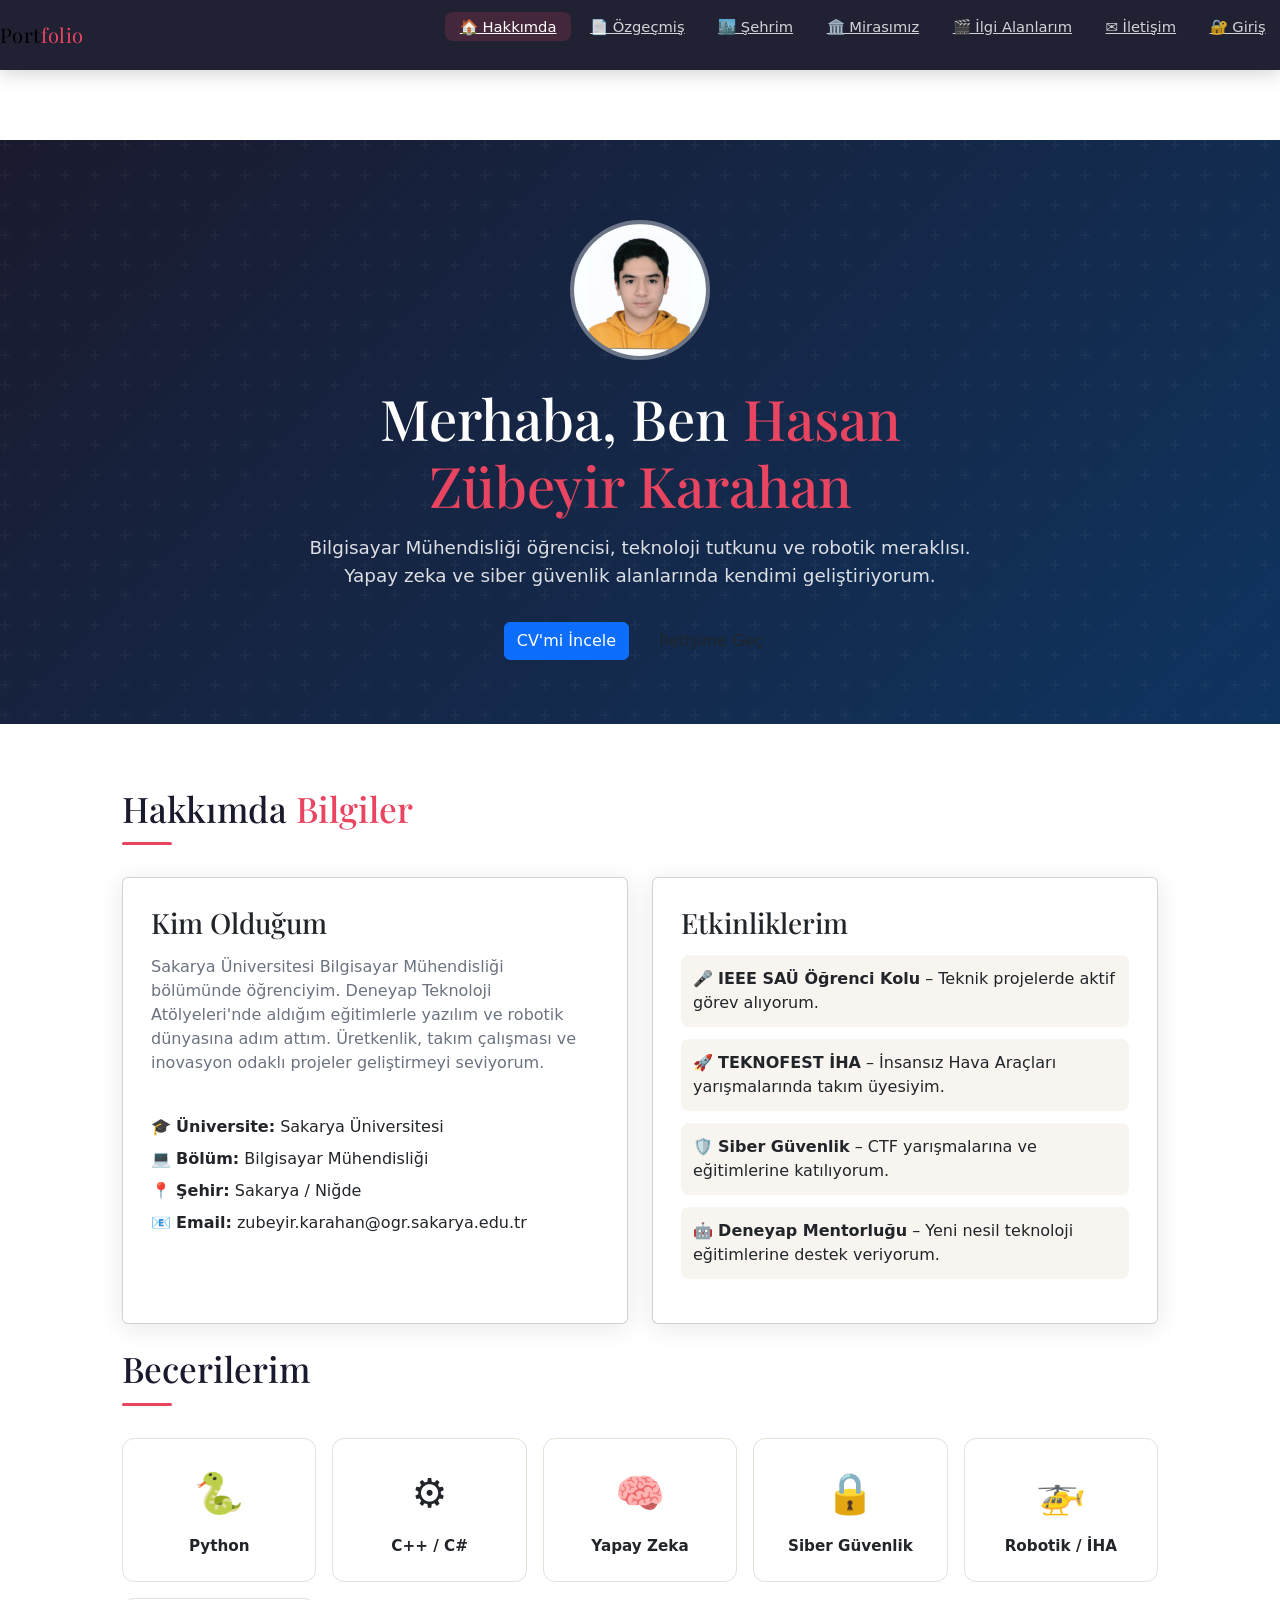
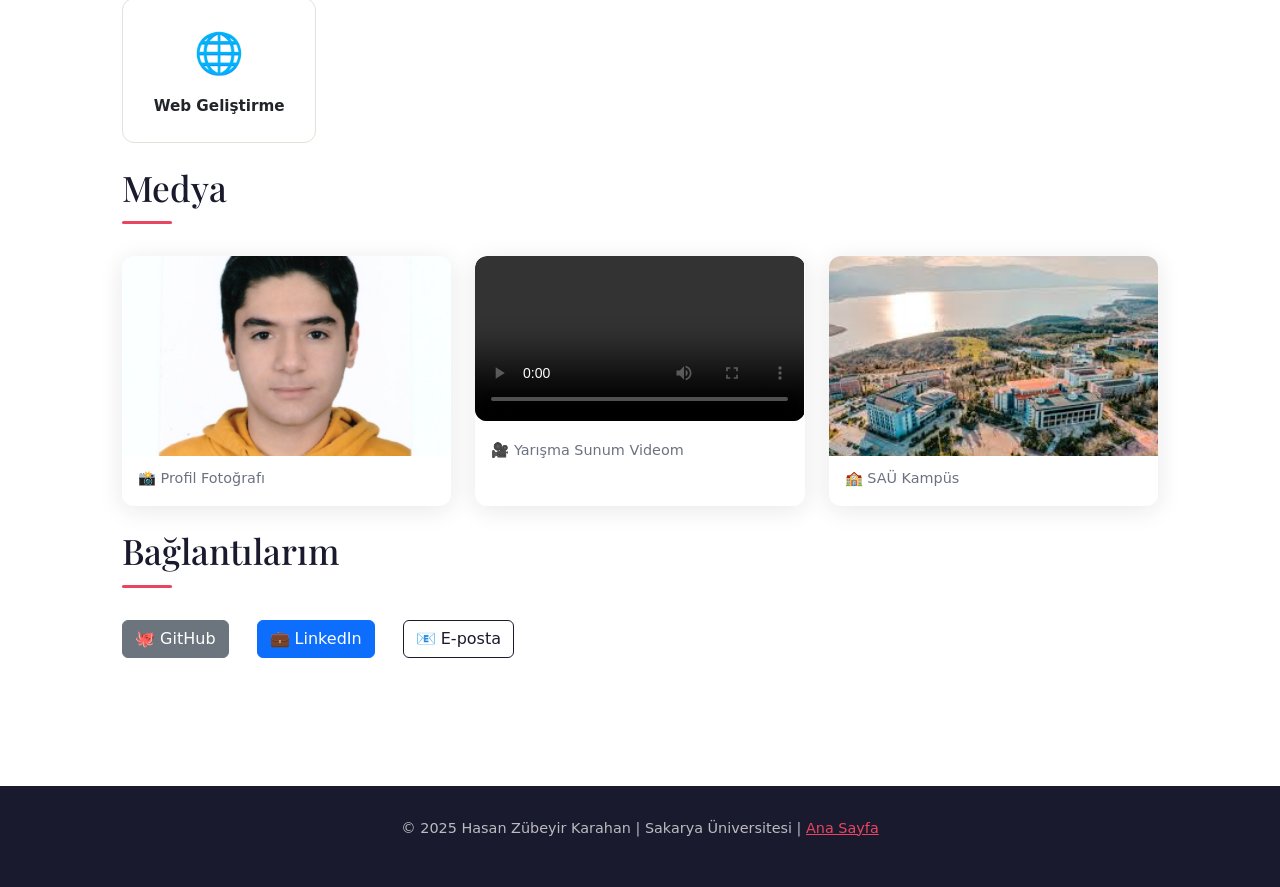
<file: index.html>
<!doctype html>
<html lang="tr">
  <head>
    <meta charset="UTF-8" />
    <meta name="viewport" content="width=device-width, initial-scale=1.0" />
    <title>Hakkımda | Hasan Zübeyir Karahan</title>
    <link rel="stylesheet" href="css/style.css" />
    <link
      href="https://cdn.jsdelivr.net/npm/bootstrap@5.3.3/dist/css/bootstrap.min.css"
      rel="stylesheet"
    />
  </head>
  <body>
    <nav class="navbar">
      <a href="index.html" class="navbar-brand">Port<span>folio</span></a>
      <ul class="nav-links" id="navLinks">
        <li><a href="index.html" class="active">🏠 Hakkımda</a></li>
        <li><a href="ozgecmis.html">📄 Özgeçmiş</a></li>
        <li><a href="sehrim.html">🏙️ Şehrim</a></li>
        <li><a href="miras.html">🏛️ Mirasımız</a></li>
        <li><a href="ilgialanlarim.html">🎬 İlgi Alanlarım</a></li>
        <li><a href="iletisim.html">✉️ İletişim</a></li>
        <li><a href="login.html">🔐 Giriş</a></li>
      </ul>
      <button class="hamburger" id="hamburger" aria-label="Menü">
        <span></span><span></span><span></span>
      </button>
    </nav>

    <div class="page-wrapper">
      <section class="hero">
        <div class="hero-content">
          <div class="hero-avatar">
            <img src="images/hasan.jpg" alt="Hasan Zübeyir Karahan" />
          </div>
          <h1>
            Merhaba, Ben
            <span style="color: var(--accent)">Hasan Zübeyir Karahan</span>
          </h1>
          <p>
            Bilgisayar Mühendisliği öğrencisi, teknoloji tutkunu ve robotik
            meraklısı. Yapay zeka ve siber güvenlik alanlarında kendimi
            geliştiriyorum.
          </p>
          <a href="ozgecmis.html" class="btn btn-primary">CV'mi İncele</a>
          <a href="iletisim.html" class="btn btn-outline">İletişime Geç</a>
        </div>
      </section>

      <section class="section">
        <h2 class="section-title">Hakkımda <span>Bilgiler</span></h2>
        <div class="divider"></div>
        <div class="card-grid">
          <div class="card">
            <h3 style="margin-bottom: 1rem; font-family: var(--font-display)">
              Kim Olduğum
            </h3>
            <p style="color: var(--text-light)">
              Sakarya Üniversitesi Bilgisayar Mühendisliği bölümünde öğrenciyim.
              Deneyap Teknoloji Atölyeleri'nde aldığım eğitimlerle yazılım ve
              robotik dünyasına adım attım. Üretkenlik, takım çalışması ve
              inovasyon odaklı projeler geliştirmeyi seviyorum.
            </p>
            <br />
            <ul style="list-style: none; padding: 0">
              <li style="margin-bottom: 0.5rem">
                🎓 <strong>Üniversite:</strong> Sakarya Üniversitesi
              </li>
              <li style="margin-bottom: 0.5rem">
                💻 <strong>Bölüm:</strong> Bilgisayar Mühendisliği
              </li>
              <li style="margin-bottom: 0.5rem">
                📍 <strong>Şehir:</strong> Sakarya / Niğde
              </li>
              <li style="margin-bottom: 0.5rem">
                📧 <strong>Email:</strong> zubeyir.karahan@ogr.sakarya.edu.tr
              </li>
            </ul>
          </div>
          <div class="card">
            <h3 style="margin-bottom: 1rem; font-family: var(--font-display)">
              Etkinliklerim
            </h3>
            <ul style="list-style: none; padding: 0">
              <li
                style="
                  margin-bottom: 0.75rem;
                  padding: 0.75rem;
                  background: var(--bg);
                  border-radius: 8px;
                "
              >
                🎤 <strong>IEEE SAÜ Öğrenci Kolu</strong> – Teknik projelerde
                aktif görev alıyorum.
              </li>
              <li
                style="
                  margin-bottom: 0.75rem;
                  padding: 0.75rem;
                  background: var(--bg);
                  border-radius: 8px;
                "
              >
                🚀 <strong>TEKNOFEST İHA</strong> – İnsansız Hava Araçları
                yarışmalarında takım üyesiyim.
              </li>
              <li
                style="
                  margin-bottom: 0.75rem;
                  padding: 0.75rem;
                  background: var(--bg);
                  border-radius: 8px;
                "
              >
                🛡️ <strong>Siber Güvenlik</strong> – CTF yarışmalarına ve
                eğitimlerine katılıyorum.
              </li>
              <li
                style="
                  padding: 0.75rem;
                  background: var(--bg);
                  border-radius: 8px;
                "
              >
                🤖 <strong>Deneyap Mentorluğu</strong> – Yeni nesil teknoloji
                eğitimlerine destek veriyorum.
              </li>
            </ul>
          </div>
        </div>

        <h2 class="section-title mt-4">Becerilerim</h2>
        <div class="divider"></div>
        <div class="hobby-grid">
          <div class="hobby-item">
            <div class="hobby-icon">🐍</div>
            <div class="hobby-name">Python</div>
          </div>
          <div class="hobby-item">
            <div class="hobby-icon">⚙️</div>
            <div class="hobby-name">C++ / C#</div>
          </div>
          <div class="hobby-item">
            <div class="hobby-icon">🧠</div>
            <div class="hobby-name">Yapay Zeka</div>
          </div>
          <div class="hobby-item">
            <div class="hobby-icon">🔒</div>
            <div class="hobby-name">Siber Güvenlik</div>
          </div>
          <div class="hobby-item">
            <div class="hobby-icon">🚁</div>
            <div class="hobby-name">Robotik / İHA</div>
          </div>
          <div class="hobby-item">
            <div class="hobby-icon">🌐</div>
            <div class="hobby-name">Web Geliştirme</div>
          </div>
        </div>

        <h2 class="section-title mt-4">Medya</h2>
        <div class="divider"></div>
        <div class="media-grid">
          <div
            class="media-item"
            style="width: 100%; height: 250px; object-fit: cover"
          >
            <img
              src="images/hasan.jpg"
              alt="Profil Fotoğrafı"
              style="width: 100%; height: 200px; object-fit: cover"
            />
            <div class="media-caption">📸 Profil Fotoğrafı</div>
          </div>
          <div class="media-item">
            <video controls poster="">
              <source src="images/video.mp4" type="video/mp4" />
              <div
                style="
                  padding: 2rem;
                  text-align: center;
                  background: var(--primary);
                  color: #fff;
                  height: 200px;
                  display: flex;
                  align-items: center;
                  justify-content: center;
                "
              >
                🎥 Proje Tanıtım Videosu
              </div>
            </video>
            <div class="media-caption">🎥 Yarışma Sunum Videom</div>
          </div>
          <div
            class="media-item"
            style="width: 100%; height: 250px; object-fit: cover"
          >
            <img
              src="images/saü.jpg"
              alt="SAÜ Kampüs"
              style="width: 100%; height: 200px; object-fit: cover"
            />
            <div class="media-caption">🏫 SAÜ Kampüs</div>
          </div>
        </div>

        <h2 class="section-title mt-4">Bağlantılarım</h2>
        <div class="divider"></div>
        <div style="display: flex; flex-wrap: wrap; gap: 1rem">
          <a
            href="https://github.com/hasanzubeyirkarahan"
            target="_blank"
            class="btn btn-secondary"
            >🐙 GitHub</a
          >
          <a
            href="https://linkedin.com/in/hasan-zübeyir-karahan-008b112b0/"
            target="_blank"
            class="btn btn-primary"
            >💼 LinkedIn</a
          >
          <a
            href="mailto:zubeyir.karahan@ogr.sakarya.edu.tr"
            class="btn btn-outline"
            style="color: var(--primary); border-color: var(--primary)"
            >📧 E-posta</a
          >
        </div>
      </section>

      <footer>
        <p>
          © 2025 Hasan Zübeyir Karahan | Sakarya Üniversitesi |
          <a href="index.html">Ana Sayfa</a>
        </p>
      </footer>
    </div>

    <script src="https://cdn.jsdelivr.net/npm/bootstrap@5.3.3/dist/js/bootstrap.bundle.min.js"></script>
    <script src="js/main.js"></script>
  </body>
</html>
</file>
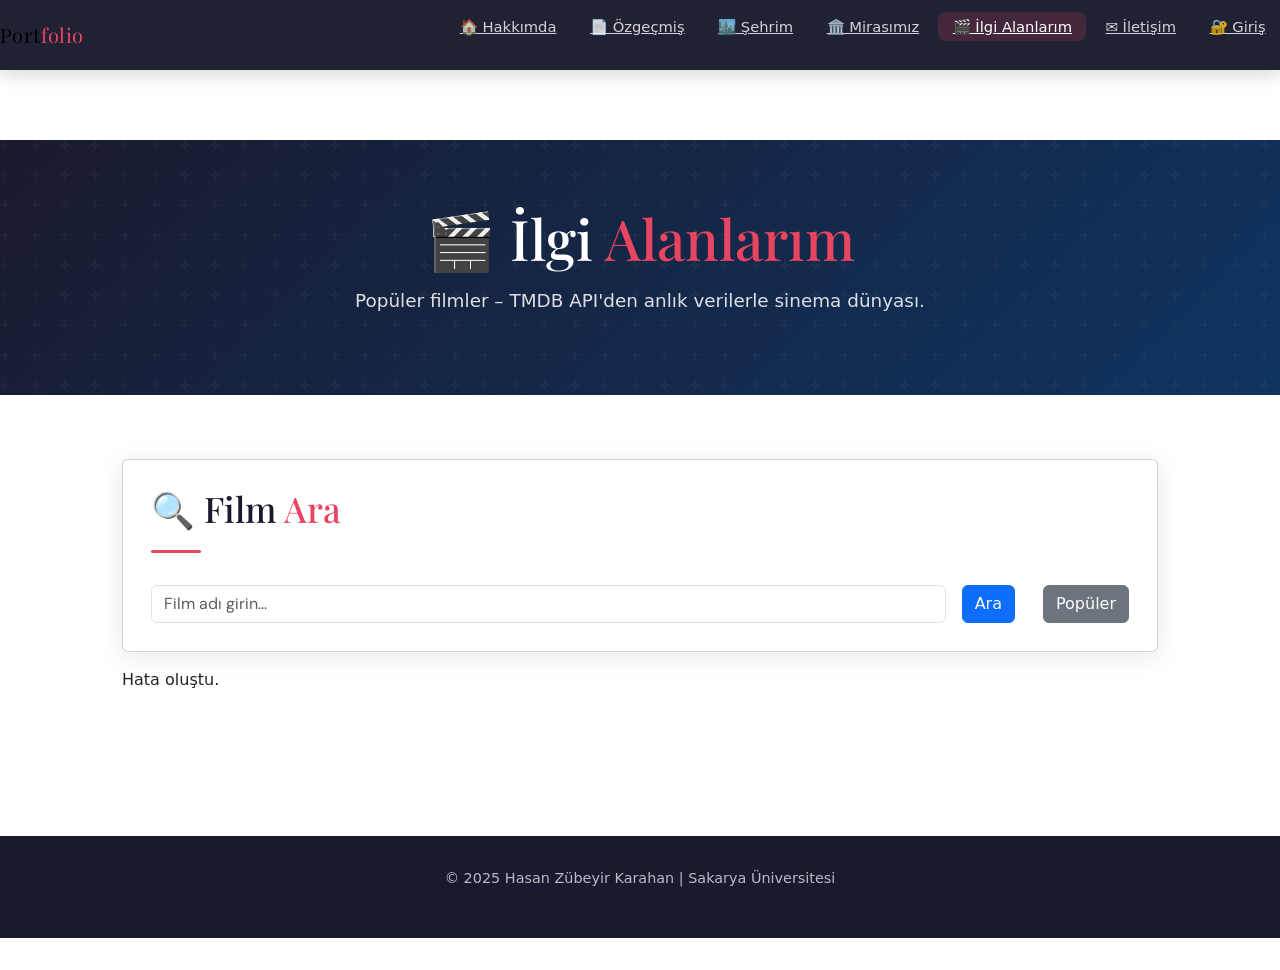
<file: ilgialanlarim.html>
<!doctype html>
<html lang="tr">
  <head>
    <meta charset="UTF-8" />
    <meta name="viewport" content="width=device-width, initial-scale=1.0" />
    <title>İlgi Alanlarım | Web Projesi</title>
    <link rel="stylesheet" href="css/style.css" />
    <link
      href="https://cdn.jsdelivr.net/npm/bootstrap@5.3.3/dist/css/bootstrap.min.css"
      rel="stylesheet"
    />
  </head>
  <body>
    <nav class="navbar">
      <a href="index.html" class="navbar-brand">Port<span>folio</span></a>
      <ul class="nav-links" id="navLinks">
        <li><a href="index.html">🏠 Hakkımda</a></li>
        <li><a href="ozgecmis.html">📄 Özgeçmiş</a></li>
        <li><a href="sehrim.html">🏙️ Şehrim</a></li>
        <li><a href="miras.html">🏛️ Mirasımız</a></li>
        <li>
          <a href="ilgialanlarim.html" class="active">🎬 İlgi Alanlarım</a>
        </li>
        <li><a href="iletisim.html">✉️ İletişim</a></li>
        <li><a href="login.html">🔐 Giriş</a></li>
      </ul>
      <button class="hamburger" id="hamburger">
        <span></span><span></span><span></span>
      </button>
    </nav>

    <div class="page-wrapper">
      <section class="hero" style="padding: 4rem 2rem 3rem">
        <div class="hero-content">
          <h1>🎬 İlgi <span style="color: var(--accent)">Alanlarım</span></h1>
          <p>Popüler filmler – TMDB API'den anlık verilerle sinema dünyası.</p>
        </div>
      </section>

      <div class="section">
        <div class="card mb-3">
          <h2 class="section-title">🔍 Film <span>Ara</span></h2>
          <div class="divider"></div>
          <div style="display: flex; gap: 1rem; flex-wrap: wrap">
            <input
              type="text"
              id="searchInput"
              class="form-control"
              placeholder="Film adı girin..."
              style="flex: 1; min-width: 200px"
            />
            <button class="btn btn-primary" onclick="searchMovies()">
              Ara
            </button>
            <button class="btn btn-secondary" onclick="loadPopular()">
              Popüler
            </button>
          </div>
        </div>

        <div id="movieGrid" class="api-grid">
          <div class="api-loader" id="loader"><p>Yükleniyor...</p></div>
        </div>
      </div>

      <footer>
        <p>© 2025 Hasan Zübeyir Karahan | Sakarya Üniversitesi</p>
      </footer>
    </div>

    <script src="js/main.js"></script>
    <script>
      const TMDB_API_KEY = "82c07cdee9da4190896d4aa0542d0f85";
      const TMDB_BASE = "https://api.themoviedb.org/3";
      const IMG_BASE = "https://image.tmdb.org/t/p/w500";
      const LANG = "tr-TR";

      async function fetchMovies(url) {
        const grid = document.getElementById("movieGrid");
        try {
          const res = await fetch(url);
          const data = await res.json();
          grid.innerHTML = "";
          data.results.forEach((movie) => {
            const card = document.createElement("div");
            card.className = "api-card";
            card.innerHTML = `<div class="api-card-img"><img src="${movie.poster_path ? IMG_BASE + movie.poster_path : ""}" alt="${movie.title}"></div><div class="api-card-body"><div class="api-card-title">${movie.title}</div></div>`;
            grid.appendChild(card);
          });
        } catch (err) {
          grid.innerHTML = "<p>Hata oluştu.</p>";
        }
      }
      function loadPopular() {
        fetchMovies(
          `${TMDB_BASE}/movie/popular?api_key=${TMDB_API_KEY}&language=${LANG}`,
        );
      }
      function searchMovies() {
        const q = document.getElementById("searchInput").value;
        fetchMovies(
          `${TMDB_BASE}/search/movie?api_key=${TMDB_API_KEY}&language=${LANG}&query=${q}`,
        );
      }
      document.addEventListener("DOMContentLoaded", loadPopular);
    </script>
  </body>
</html>
</file>
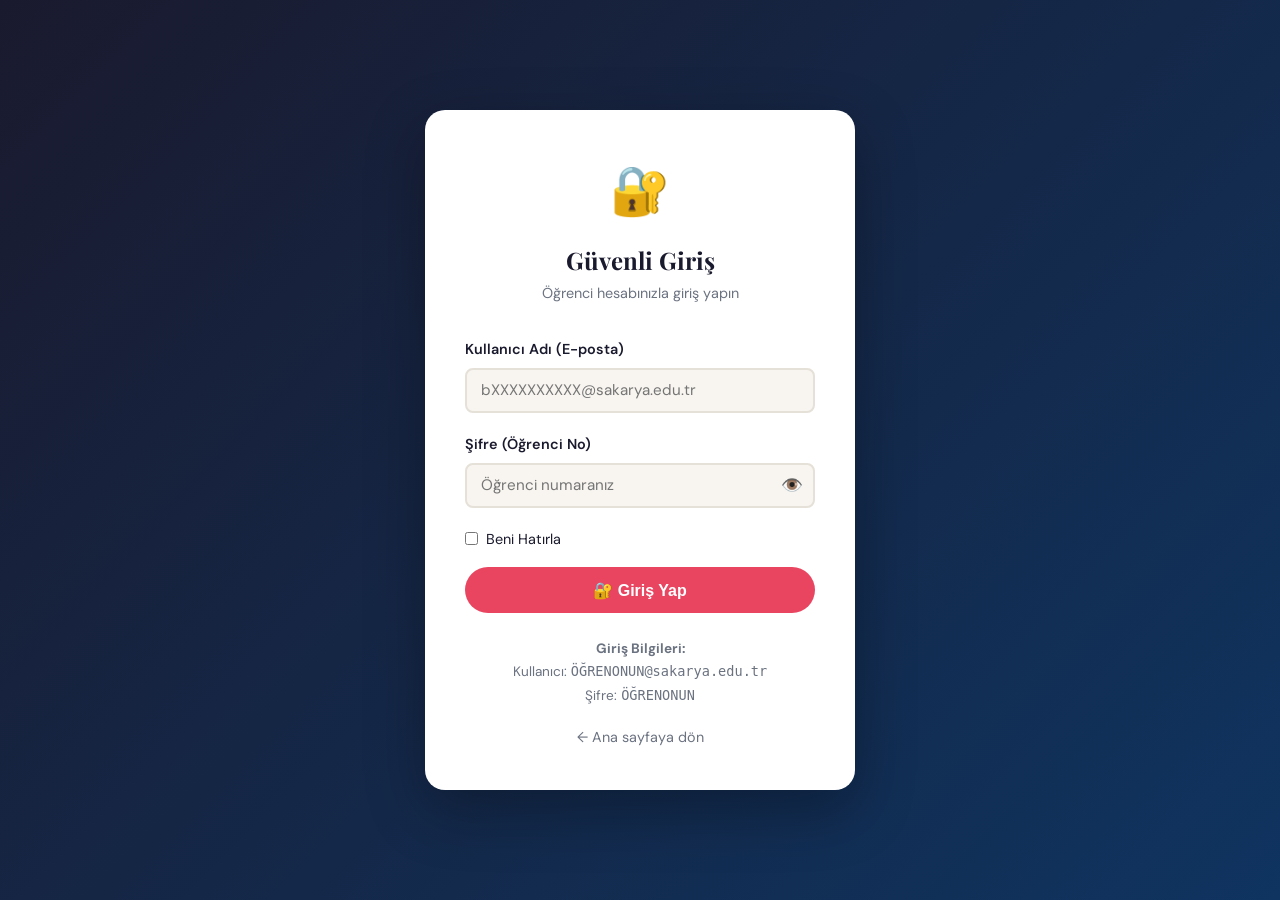
<file: login.html>
<!DOCTYPE html>
<html lang="tr">
<head>
  <meta charset="UTF-8">
  <meta name="viewport" content="width=device-width, initial-scale=1.0">
  <title>Giriş Yap | Hasan Zübeyir Karahan</title>
  <link rel="stylesheet" href="css/style.css">
</head>
<body>

<!-- Login sayfasında navbar yok, sadece tam ekran giriş formu -->
<div class="login-wrapper">
  <div class="login-card">

    <div class="login-logo">
      <div class="logo-icon">🔐</div>
      <h2>Güvenli Giriş</h2>
      <p>Öğrenci hesabınızla giriş yapın</p>
    </div>

    <!-- Hata mesajı (PHP'den gelir) -->
    <div id="loginHataDiv" style="display:none;background:#fff5f5;color:#dc2626;border:1px solid #fca5a5;padding:0.75rem 1rem;border-radius:8px;margin-bottom:1.2rem;font-size:0.9rem;">
      ❌ Kullanıcı adı veya şifre hatalı. Lütfen tekrar deneyin.
    </div>

    <form id="loginForm" method="POST" action="php/login_kontrol.php">

      <div class="form-group">
        <label for="loginUser">Kullanıcı Adı (E-posta)</label>
        <input
          type="email"
          id="loginUser"
          name="kullanici"
          class="form-control"
          placeholder="bXXXXXXXXXX@sakarya.edu.tr"
          autocomplete="username"
        >
        <div id="loginUserErr" class="form-error"></div>
      </div>

      <div class="form-group" style="margin-top:1rem;">
        <label for="loginPass">Şifre (Öğrenci No)</label>
        <div style="position:relative;">
          <input
            type="password"
            id="loginPass"
            name="sifre"
            class="form-control"
            placeholder="Öğrenci numaranız"
            autocomplete="current-password"
          >
          <button
            type="button"
            onclick="togglePass()"
            style="position:absolute;right:0.75rem;top:50%;transform:translateY(-50%);background:none;border:none;cursor:pointer;font-size:1.1rem;"
            id="togglePassBtn"
          >👁️</button>
        </div>
        <div id="loginPassErr" class="form-error"></div>
      </div>

      <div style="margin:1rem 0;">
        <label style="display:flex;align-items:center;gap:0.5rem;font-size:0.9rem;cursor:pointer;">
          <input type="checkbox" name="beniHatirla"> Beni Hatırla
        </label>
      </div>

      <button
        type="button"
        onclick="handleLogin()"
        class="btn btn-primary"
        style="width:100%;padding:0.85rem;font-size:1rem;"
      >
        🔐 Giriş Yap
      </button>

    </form>

    <div style="text-align:center;margin-top:1.5rem;font-size:0.85rem;color:var(--text-light);">
      <p>
        <strong>Giriş Bilgileri:</strong><br>
        Kullanıcı: <code>ÖĞRENONUN@sakarya.edu.tr</code><br>
        Şifre: <code>ÖĞRENONUN</code>
      </p>
    </div>

    <div style="text-align:center;margin-top:1rem;">
      <a href="index.html" style="font-size:0.9rem;color:var(--text-light);">← Ana sayfaya dön</a>
    </div>

  </div>
</div>

<script src="js/main.js"></script>
<script>
  // Şifreyi göster/gizle
  function togglePass() {
    const inp = document.getElementById('loginPass');
    const btn = document.getElementById('togglePassBtn');
    if (inp.type === 'password') {
      inp.type = 'text';
      btn.textContent = '🙈';
    } else {
      inp.type = 'password';
      btn.textContent = '👁️';
    }
  }

  // Giriş butonuna basınca
  function handleLogin() {
    const valid = validateLogin(); // main.js'deki fonksiyon
    if (valid) {
      document.getElementById('loginForm').submit();
    }
  }

  // URL'de ?hata=1 varsa hata mesajını göster (PHP yönlendirmesinden sonra)
  const urlParams = new URLSearchParams(window.location.search);
  if (urlParams.get('hata') === '1') {
    document.getElementById('loginHataDiv').style.display = 'block';
  }
</script>

</body>
</html>
</file>
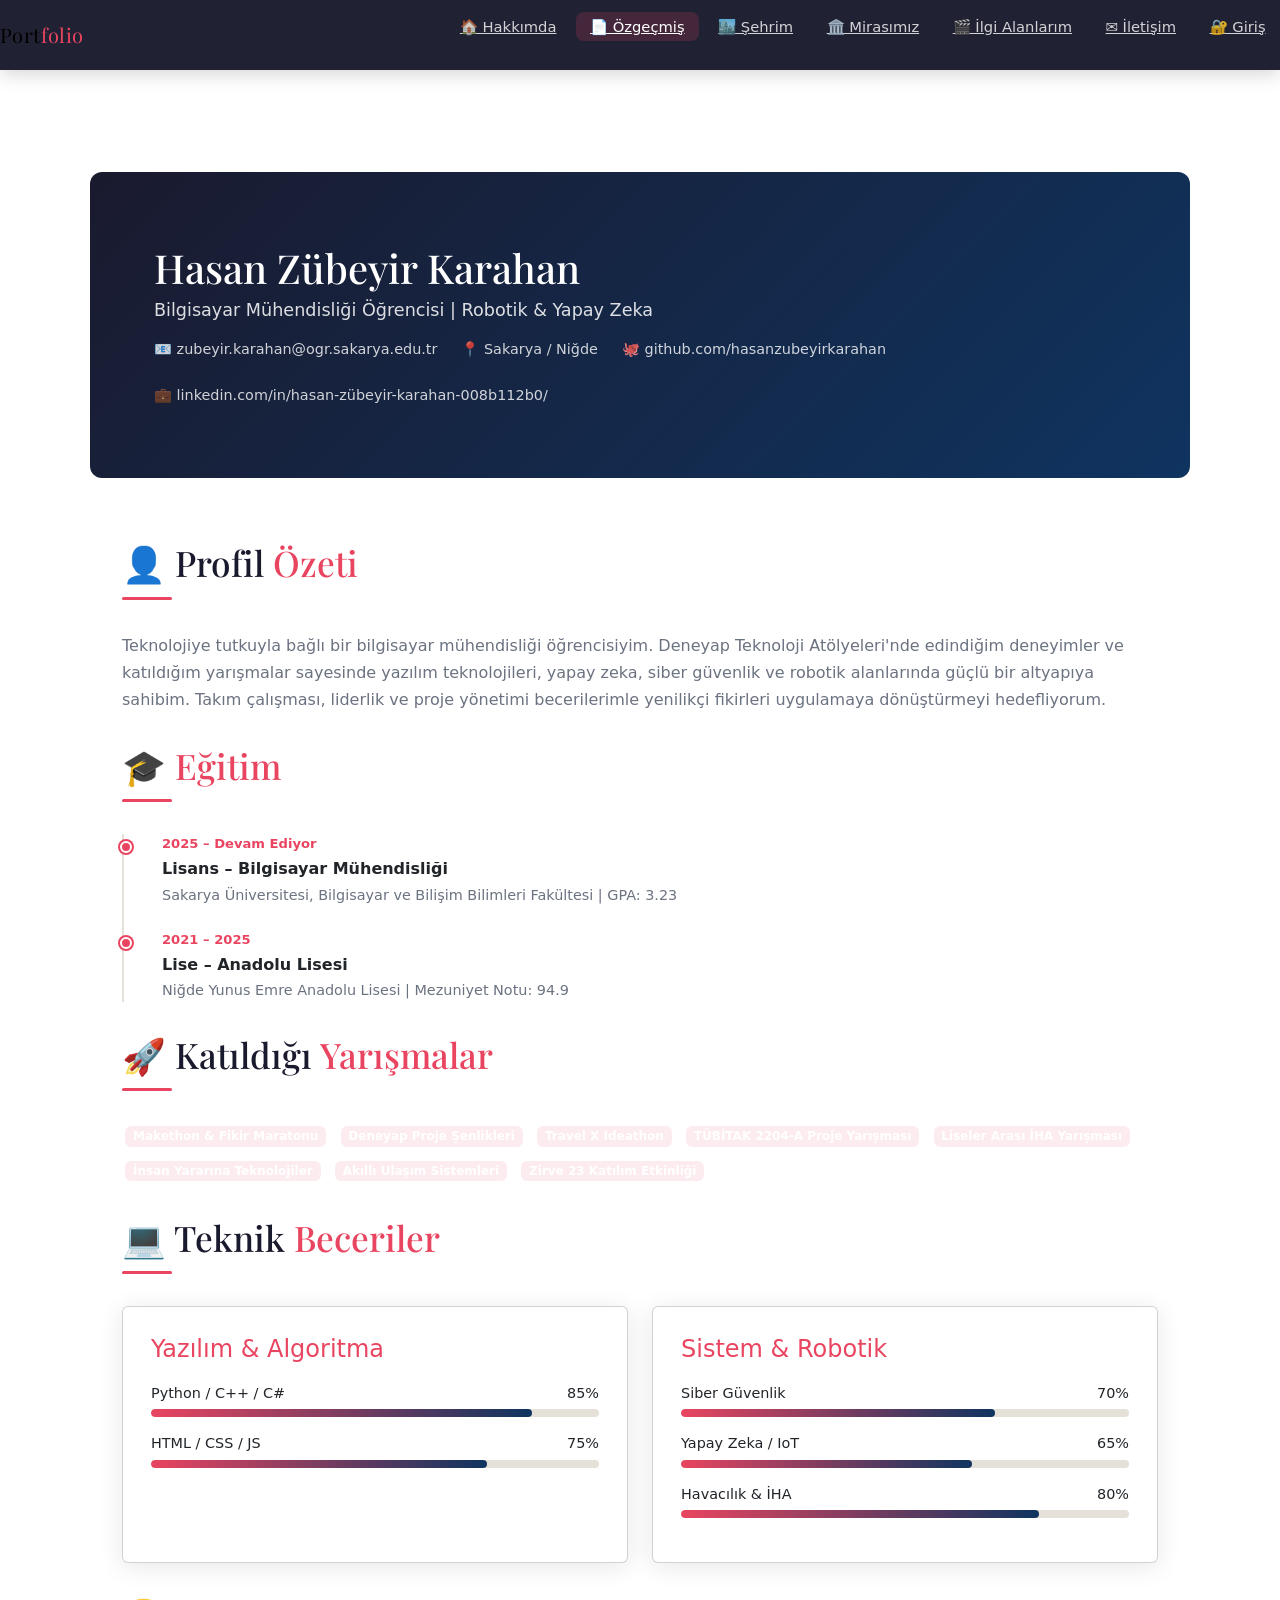
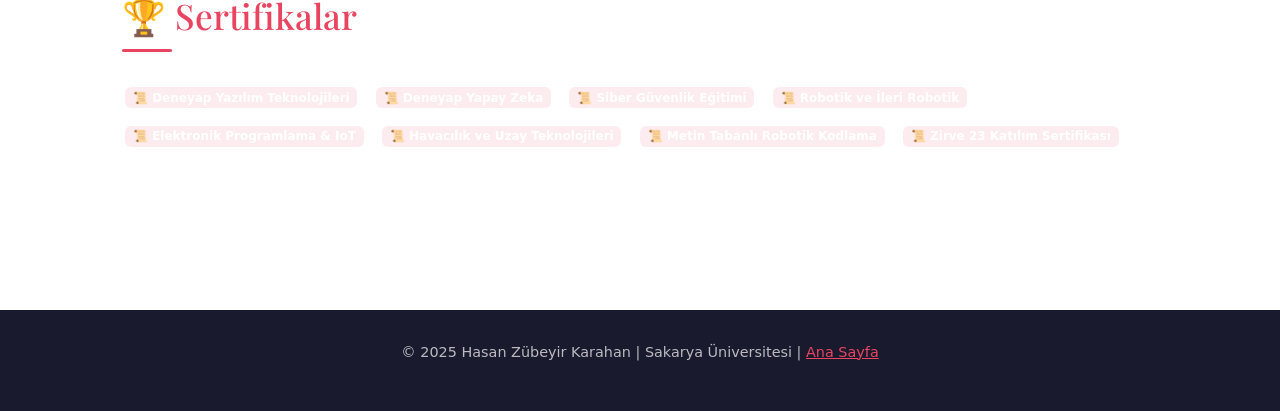
<file: ozgecmis.html>
<!doctype html>
<html lang="tr">
  <head>
    <meta charset="UTF-8" />
    <meta name="viewport" content="width=device-width, initial-scale=1.0" />
    <title>Özgeçmiş | Hasan Zübeyir Karahan</title>
    <link rel="stylesheet" href="css/style.css" />
    <link
      href="https://cdn.jsdelivr.net/npm/bootstrap@5.3.3/dist/css/bootstrap.min.css"
      rel="stylesheet"
    />
  </head>
  <body>
    <nav class="navbar">
      <a href="index.html" class="navbar-brand">Port<span>folio</span></a>
      <ul class="nav-links" id="navLinks">
        <li><a href="index.html">🏠 Hakkımda</a></li>
        <li><a href="ozgecmis.html" class="active">📄 Özgeçmiş</a></li>
        <li><a href="sehrim.html">🏙️ Şehrim</a></li>
        <li><a href="miras.html">🏛️ Mirasımız</a></li>
        <li><a href="ilgialanlarim.html">🎬 İlgi Alanlarım</a></li>
        <li><a href="iletisim.html">✉️ İletişim</a></li>
        <li><a href="login.html">🔐 Giriş</a></li>
      </ul>
      <button class="hamburger" id="hamburger">
        <span></span><span></span><span></span>
      </button>
    </nav>

    <div class="page-wrapper">
      <header
        class="cv-header"
        style="max-width: 1100px; margin: 2rem auto 0; border-radius: 12px"
      >
        <div class="section" style="padding: 2rem">
          <h1
            style="
              font-family: var(--font-display);
              font-size: 2.5rem;
              margin-bottom: 0.3rem;
            "
          >
            Hasan Zübeyir Karahan
          </h1>
          <p style="font-size: 1.1rem; opacity: 0.85">
            Bilgisayar Mühendisliği Öğrencisi | Robotik & Yapay Zeka
          </p>
          <div
            style="
              display: flex;
              flex-wrap: wrap;
              gap: 1.5rem;
              margin-top: 1rem;
              font-size: 0.9rem;
              opacity: 0.8;
            "
          >
            <span>📧 zubeyir.karahan@ogr.sakarya.edu.tr</span>
            <span>📍 Sakarya / Niğde</span>
            <span>🐙 github.com/hasanzubeyirkarahan</span>
            <span>💼 linkedin.com/in/hasan-zübeyir-karahan-008b112b0/</span>
          </div>
        </div>
      </header>

      <main class="section">
        <section class="cv-section" aria-label="Profil Özeti">
          <h2 class="section-title">👤 Profil <span>Özeti</span></h2>
          <div class="divider"></div>
          <p style="color: var(--text-light); line-height: 1.7">
            Teknolojiye tutkuyla bağlı bir bilgisayar mühendisliği öğrencisiyim.
            Deneyap Teknoloji Atölyeleri'nde edindiğim deneyimler ve katıldığım
            yarışmalar sayesinde yazılım teknolojileri, yapay zeka, siber
            güvenlik ve robotik alanlarında güçlü bir altyapıya sahibim. Takım
            çalışması, liderlik ve proje yönetimi becerilerimle yenilikçi
            fikirleri uygulamaya dönüştürmeyi hedefliyorum.
          </p>
        </section>

        <section class="cv-section" aria-label="Eğitim Bilgileri">
          <h2 class="section-title">🎓 <span>Eğitim</span></h2>
          <div class="divider"></div>
          <div class="timeline">
            <article class="timeline-item">
              <div class="timeline-date">2025 – Devam Ediyor</div>
              <div class="timeline-title">Lisans – Bilgisayar Mühendisliği</div>
              <div class="timeline-sub">
                Sakarya Üniversitesi, Bilgisayar ve Bilişim Bilimleri Fakültesi
                | GPA: 3.23
              </div>
            </article>

            <article class="timeline-item">
              <div class="timeline-date">2021 – 2025</div>
              <div class="timeline-title">Lise – Anadolu Lisesi</div>
              <div class="timeline-sub">
                Niğde Yunus Emre Anadolu Lisesi | Mezuniyet Notu: 94.9
              </div>
            </article>
          </div>
        </section>

        <section class="cv-section" aria-label="Yarışmalar">
          <h2 class="section-title">🚀 Katıldığı <span>Yarışmalar</span></h2>
          <div class="divider"></div>
          <ul
            class="badge-list"
            style="
              display: flex;
              flex-wrap: wrap;
              gap: 0.5rem;
              list-style: none;
              padding: 0;
            "
          >
            <li class="badge">Makethon & Fikir Maratonu</li>
            <li class="badge">Deneyap Proje Şenlikleri</li>
            <li class="badge">Travel X Ideathon</li>
            <li class="badge">TÜBİTAK 2204-A Proje Yarışması</li>
            <li class="badge">Liseler Arası İHA Yarışması</li>
            <li class="badge">İnsan Yararına Teknolojiler</li>
            <li class="badge">Akıllı Ulaşım Sistemleri</li>
            <li class="badge">Zirve 23 Katılım Etkinliği</li>
          </ul>
        </section>

        <section class="cv-section" aria-label="Teknik Beceriler">
          <h2 class="section-title">💻 Teknik <span>Beceriler</span></h2>
          <div class="divider"></div>
          <div
            class="card-grid"
            style="grid-template-columns: repeat(auto-fit, minmax(300px, 1fr))"
          >
            <article class="card">
              <h4 style="margin-bottom: 1.2rem; color: var(--accent)">
                Yazılım & Algoritma
              </h4>
              <div class="skill-bar">
                <div class="skill-bar-label">
                  <span>Python / C++ / C#</span><span>85%</span>
                </div>
                <div class="skill-bar-track">
                  <div class="skill-bar-fill" data-width="85%"></div>
                </div>
              </div>
              <div class="skill-bar">
                <div class="skill-bar-label">
                  <span>HTML / CSS / JS</span><span>75%</span>
                </div>
                <div class="skill-bar-track">
                  <div class="skill-bar-fill" data-width="75%"></div>
                </div>
              </div>
            </article>
            <article class="card">
              <h4 style="margin-bottom: 1.2rem; color: var(--accent)">
                Sistem & Robotik
              </h4>
              <div class="skill-bar">
                <div class="skill-bar-label">
                  <span>Siber Güvenlik</span><span>70%</span>
                </div>
                <div class="skill-bar-track">
                  <div class="skill-bar-fill" data-width="70%"></div>
                </div>
              </div>
              <div class="skill-bar">
                <div class="skill-bar-label">
                  <span>Yapay Zeka / IoT</span><span>65%</span>
                </div>
                <div class="skill-bar-track">
                  <div class="skill-bar-fill" data-width="65%"></div>
                </div>
              </div>
              <div class="skill-bar">
                <div class="skill-bar-label">
                  <span>Havacılık & İHA</span><span>80%</span>
                </div>
                <div class="skill-bar-track">
                  <div class="skill-bar-fill" data-width="80%"></div>
                </div>
              </div>
            </article>
          </div>
        </section>

        <section class="cv-section" aria-label="Sertifikalar">
          <h2 class="section-title">🏆 <span>Sertifikalar</span></h2>
          <div class="divider"></div>
          <div style="display: flex; flex-wrap: wrap; gap: 0.75rem">
            <span class="badge">📜 Deneyap Yazılım Teknolojileri</span>
            <span class="badge">📜 Deneyap Yapay Zeka</span>
            <span class="badge">📜 Siber Güvenlik Eğitimi</span>
            <span class="badge">📜 Robotik ve İleri Robotik</span>
            <span class="badge">📜 Elektronik Programlama & IoT</span>
            <span class="badge">📜 Havacılık ve Uzay Teknolojileri</span>
            <span class="badge">📜 Metin Tabanlı Robotik Kodlama</span>
            <span class="badge">📜 Zirve 23 Katılım Sertifikası</span>
          </div>
        </section>
      </main>

      <footer>
        <p>
          © 2025 Hasan Zübeyir Karahan | Sakarya Üniversitesi |
          <a href="index.html">Ana Sayfa</a>
        </p>
      </footer>
    </div>

    <script src="https://cdn.jsdelivr.net/npm/bootstrap@5.3.3/dist/js/bootstrap.bundle.min.js"></script>
    <script src="js/main.js"></script>
  </body>
</html>
</file>
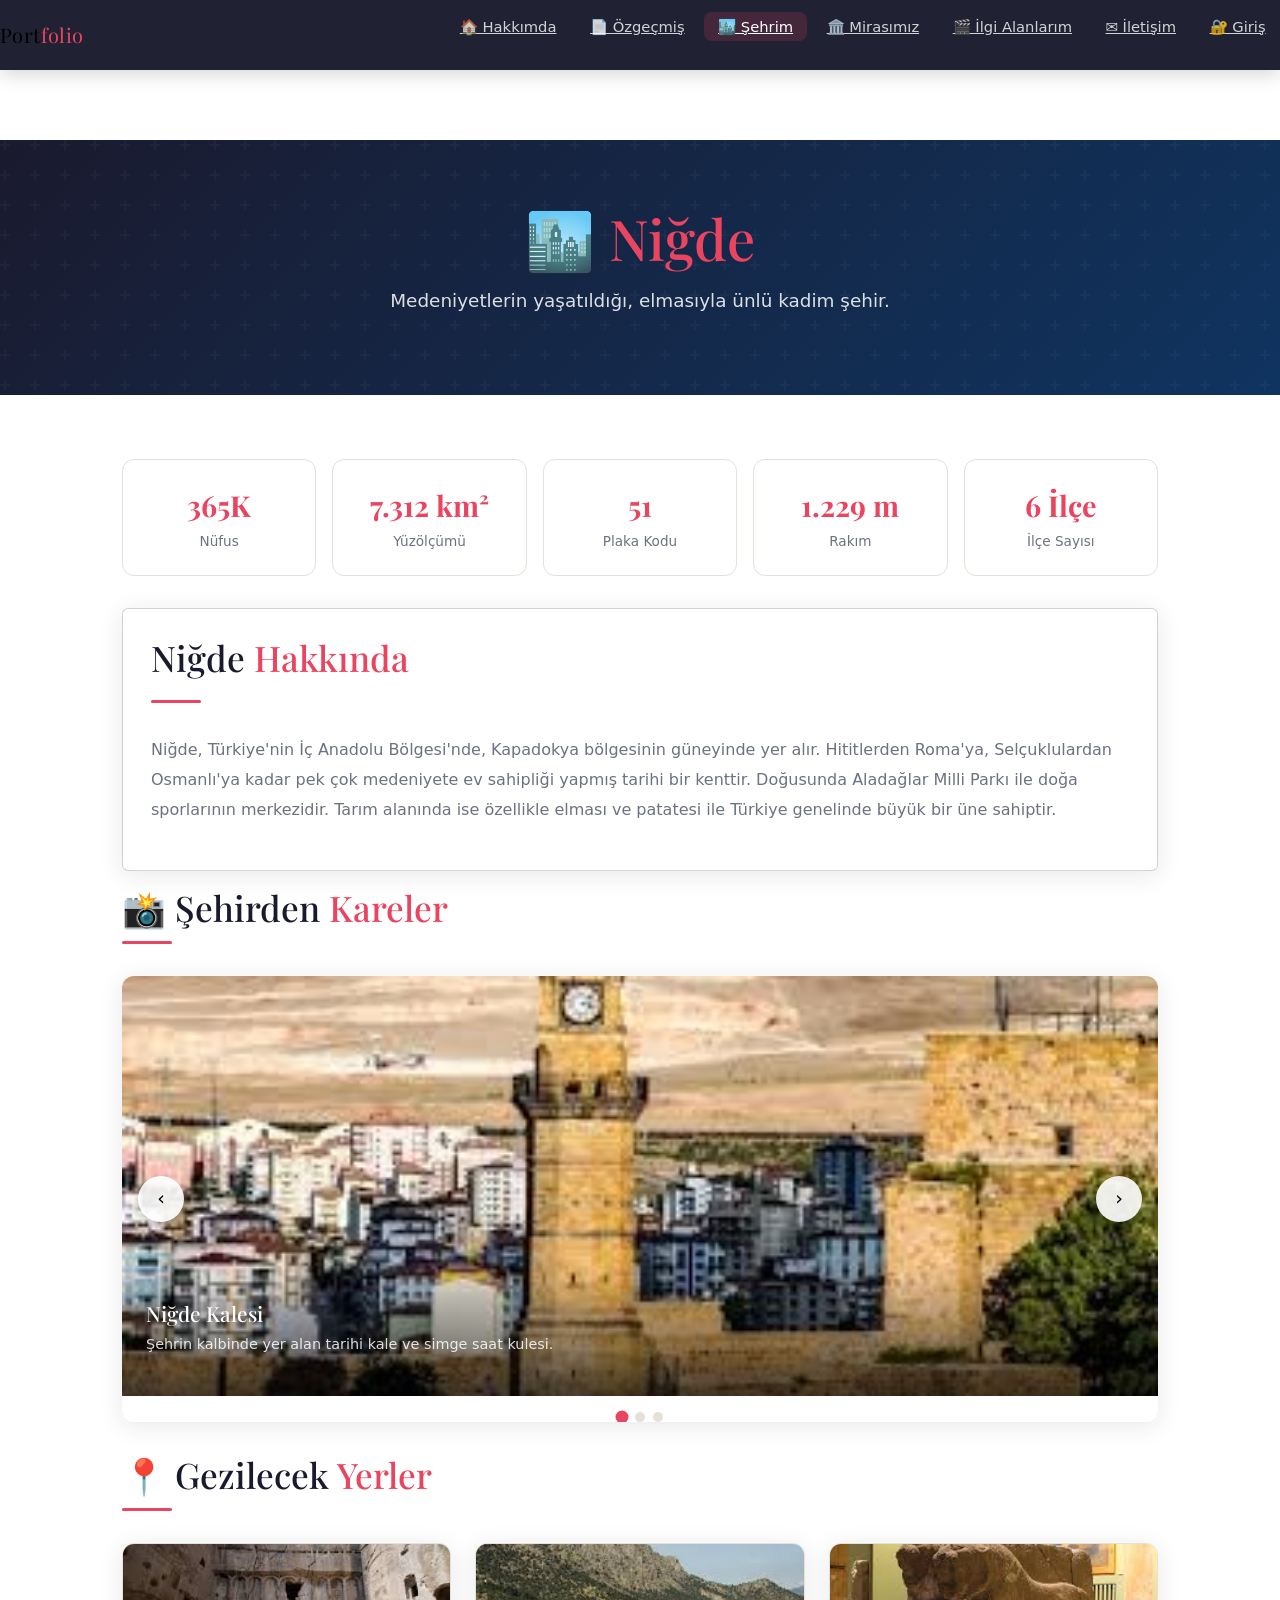
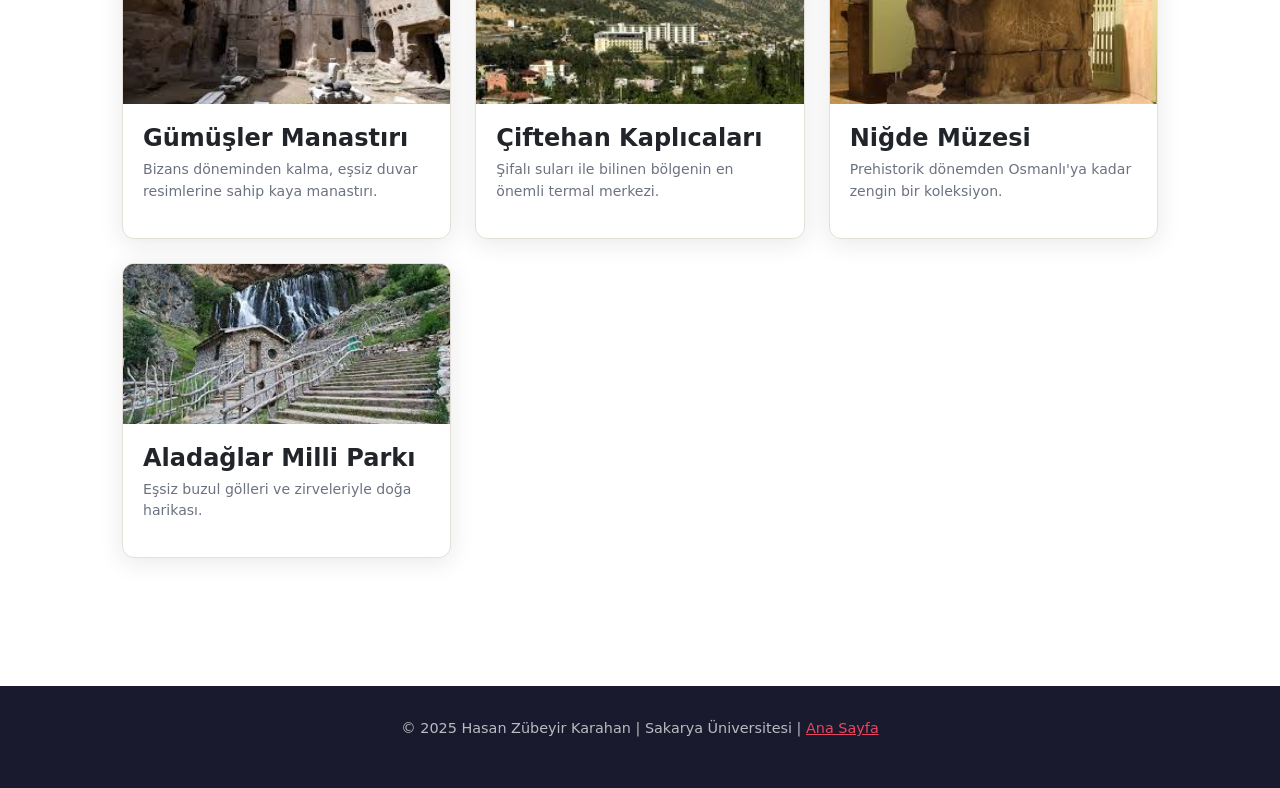
<file: sehrim.html>
<!doctype html>
<html lang="tr">
  <head>
    <meta charset="UTF-8" />
    <meta name="viewport" content="width=device-width, initial-scale=1.0" />
    <title>Şehrim: Niğde | Hasan Zübeyir Karahan</title>
    <link rel="stylesheet" href="css/style.css" />
    <link
      href="https://cdn.jsdelivr.net/npm/bootstrap@5.3.3/dist/css/bootstrap.min.css"
      rel="stylesheet"
    />
  </head>
  <body>
    <nav class="navbar">
      <a href="index.html" class="navbar-brand">Port<span>folio</span></a>
      <ul class="nav-links" id="navLinks">
        <li><a href="index.html">🏠 Hakkımda</a></li>
        <li><a href="ozgecmis.html">📄 Özgeçmiş</a></li>
        <li><a href="sehrim.html" class="active">🏙️ Şehrim</a></li>
        <li><a href="miras.html">🏛️ Mirasımız</a></li>
        <li><a href="ilgialanlarim.html">🎬 İlgi Alanlarım</a></li>
        <li><a href="iletisim.html">✉️ İletişim</a></li>
        <li><a href="login.html">🔐 Giriş</a></li>
      </ul>
      <button class="hamburger" id="hamburger">
        <span></span><span></span><span></span>
      </button>
    </nav>

    <div class="page-wrapper">
      <section class="hero" style="padding: 4rem 2rem 3rem">
        <div class="hero-content">
          <h1>🏙️ <span style="color: var(--accent)">Niğde</span></h1>
          <p>Medeniyetlerin yaşatıldığı, elmasıyla ünlü kadim şehir.</p>
        </div>
      </section>

      <div class="section">
        <div class="city-stat-grid">
          <div class="city-stat">
            <div class="city-stat-value">365K</div>
            <div class="city-stat-label">Nüfus</div>
          </div>
          <div class="city-stat">
            <div class="city-stat-value">7.312 km²</div>
            <div class="city-stat-label">Yüzölçümü</div>
          </div>
          <div class="city-stat">
            <div class="city-stat-value">51</div>
            <div class="city-stat-label">Plaka Kodu</div>
          </div>
          <div class="city-stat">
            <div class="city-stat-value">1.229 m</div>
            <div class="city-stat-label">Rakım</div>
          </div>
          <div class="city-stat">
            <div class="city-stat-value">6 İlçe</div>
            <div class="city-stat-label">İlçe Sayısı</div>
          </div>
        </div>

        <div class="card mb-3">
          <h2 class="section-title">Niğde <span>Hakkında</span></h2>
          <div class="divider"></div>
          <p style="color: var(--text-light); line-height: 1.9">
            Niğde, Türkiye'nin İç Anadolu Bölgesi'nde, Kapadokya bölgesinin
            güneyinde yer alır. Hititlerden Roma'ya, Selçuklulardan Osmanlı'ya
            kadar pek çok medeniyete ev sahipliği yapmış tarihi bir kenttir.
            Doğusunda Aladağlar Milli Parkı ile doğa sporlarının merkezidir.
            Tarım alanında ise özellikle elması ve patatesi ile Türkiye
            genelinde büyük bir üne sahiptir.
          </p>
        </div>

        <h2 class="section-title">📸 Şehirden <span>Kareler</span></h2>
        <div class="divider"></div>
        <div class="slider-container" id="citySlider">
          <div class="slider-track">
            <div class="slide">
              <img
                src="images/kule.jpg"
                alt="Niğde Kalesi ve Saat Kulesi"
                style="width: 100%; height: 420px; object-fit: cover"
              />
              <div class="slide-caption">
                <h3>Niğde Kalesi</h3>
                <p>
                  Şehrin kalbinde yer alan tarihi kale ve simge saat kulesi.
                </p>
              </div>
            </div>

            <div class="slide">
              <img
                src="images/elma.jpg"
                alt="Niğde Elması"
                style="width: 100%; height: 420px; object-fit: cover"
              />
              <div class="slide-caption">
                <h3>Meşhur Niğde Elması</h3>
                <p>
                  Türkiye'nin en lezzetli elmalarının yetiştiği bereketli
                  topraklar.
                </p>
              </div>
            </div>

            <div class="slide">
              <img
                src="images/aladag.jpg"
                alt="Aladağlar Milli Parkı"
                style="width: 100%; height: 420px; object-fit: cover"
              />
              <div class="slide-caption">
                <h3>Aladağlar</h3>
                <p>Dağcılık ve trekking tutkunlarının vazgeçilmez rotası.</p>
              </div>
            </div>
          </div>
          <button class="slider-btn slider-prev">&#8249;</button>
          <button class="slider-btn slider-next">&#8250;</button>
          <div class="slider-dots"></div>
        </div>

        <h2 class="section-title mt-4">📍 Gezilecek <span>Yerler</span></h2>
        <div class="divider"></div>
        <div class="places-grid">
          <div class="place-card">
            <img
              src="images/manastır.jpg"
              alt="Gümüşler Manastırı"
              style="
                width: 100%;
                height: 160px;
                object-fit: cover;
                border-radius: 8px 8px 0 0;
              "
            />
            <div class="place-body">
              <h4>Gümüşler Manastırı</h4>
              <p>
                Bizans döneminden kalma, eşsiz duvar resimlerine sahip kaya
                manastırı.
              </p>
            </div>
          </div>

          <div class="place-card">
            <img
              src="images/kaplıca.jpg"
              alt="Çiftehan Kaplıcaları"
              style="
                width: 100%;
                height: 160px;
                object-fit: cover;
                border-radius: 8px 8px 0 0;
              "
            />
            <div class="place-body">
              <h4>Çiftehan Kaplıcaları</h4>
              <p>
                Şifalı suları ile bilinen bölgenin en önemli termal merkezi.
              </p>
            </div>
          </div>

          <div class="place-card">
            <img
              src="images/müze.jpg"
              alt="Niğde Müzesi"
              style="
                width: 100%;
                height: 160px;
                object-fit: cover;
                border-radius: 8px 8px 0 0;
              "
            />
            <div class="place-body">
              <h4>Niğde Müzesi</h4>
              <p>
                Prehistorik dönemden Osmanlı'ya kadar zengin bir koleksiyon.
              </p>
            </div>
          </div>

          <div class="place-card">
            <img
              src="images/milli.jpg"
              alt="Aladağlar Milli Parkı"
              style="
                width: 100%;
                height: 160px;
                object-fit: cover;
                border-radius: 8px 8px 0 0;
              "
            />
            <div class="place-body">
              <h4>Aladağlar Milli Parkı</h4>
              <p>Eşsiz buzul gölleri ve zirveleriyle doğa harikası.</p>
            </div>
          </div>
        </div>
      </div>

      <footer>
        <p>
          © 2025 Hasan Zübeyir Karahan | Sakarya Üniversitesi |
          <a href="index.html">Ana Sayfa</a>
        </p>
      </footer>
    </div>

    <script src="https://cdn.jsdelivr.net/npm/bootstrap@5.3.3/dist/js/bootstrap.bundle.min.js"></script>
    <script src="js/main.js"></script>
    <script>
      document.addEventListener("DOMContentLoaded", function () {
        initSlider("citySlider");
      });
    </script>
  </body>
</html>
</file>
<file: css/style.css>
/* ===========================
   STYLE.CSS - Ana Stil Dosyası
   Web Teknolojileri Projesi 2025-2026
   =========================== */

@import url('https://fonts.googleapis.com/css2?family=Playfair+Display:wght@400;600;700&family=DM+Sans:wght@300;400;500;600&display=swap');

/* ---- CSS Değişkenleri ---- */
:root {
  --primary: #1a1a2e;
  --accent: #e94560;
  --accent2: #0f3460;
  --bg: #f8f5f0;
  --bg2: #ffffff;
  --text: #1a1a2e;
  --text-light: #6b7280;
  --border: #e5e0d8;
  --shadow: 0 4px 24px rgba(26,26,46,0.10);
  --radius: 12px;
  --font-display: 'Playfair Display', serif;
  --font-body: 'DM Sans', sans-serif;
  --navbar-h: 70px;
  --transition: all 0.3s cubic-bezier(.4,0,.2,1);
}

/* ---- Reset & Base ---- */
*, *::before, *::after { box-sizing: border-box; margin: 0; padding: 0; }
html { scroll-behavior: smooth; }
body {
  font-family: var(--font-body);
  background: var(--bg);
  color: var(--text);
  line-height: 1.7;
  min-height: 100vh;
}
img { max-width: 100%; height: auto; display: block; }
a { color: var(--accent); text-decoration: none; transition: var(--transition); }
a:hover { color: var(--accent2); }

/* ---- Navbar ---- */
.navbar {
  position: fixed; top: 0; left: 0; right: 0;
  height: var(--navbar-h);
  background: rgba(26,26,46,0.97);
  backdrop-filter: blur(10px);
  display: flex; align-items: center; justify-content: space-between;
  padding: 0 2rem;
  z-index: 1000;
  box-shadow: 0 2px 20px rgba(0,0,0,0.2);
}
.navbar-brand {
  font-family: var(--font-display);
  font-size: 1.5rem;
  color: #fff;
  letter-spacing: 0.02em;
}
.navbar-brand span { color: var(--accent); }
.nav-links { display: flex; gap: 0.3rem; list-style: none; }
.nav-links a {
  color: rgba(255,255,255,0.8);
  padding: 0.4rem 0.9rem;
  border-radius: 8px;
  font-size: 0.92rem;
  font-weight: 500;
  transition: var(--transition);
}
.nav-links a:hover, .nav-links a.active {
  color: #fff;
  background: rgba(233,69,96,0.18);
}
.hamburger {
  display: none;
  flex-direction: column; gap: 5px; cursor: pointer; background: none; border: none;
}
.hamburger span {
  width: 24px; height: 2px; background: #fff; border-radius: 2px;
  transition: var(--transition);
}

/* ---- Page Wrapper ---- */
.page-wrapper { padding-top: var(--navbar-h); min-height: 100vh; }

/* ---- Hero ---- */
.hero {
  background: linear-gradient(135deg, var(--primary) 0%, var(--accent2) 100%);
  color: #fff; padding: 5rem 2rem 4rem;
  text-align: center; position: relative; overflow: hidden;
}
.hero::before {
  content: ''; position: absolute; inset: 0;
  background: url("data:image/svg+xml,%3Csvg width='60' height='60' viewBox='0 0 60 60' xmlns='http://www.w3.org/2000/svg'%3E%3Cg fill='none' fill-rule='evenodd'%3E%3Cg fill='%23ffffff' fill-opacity='0.03'%3E%3Cpath d='M36 34v-4h-2v4h-4v2h4v4h2v-4h4v-2h-4zm0-30V0h-2v4h-4v2h4v4h2V6h4V4h-4zM6 34v-4H4v4H0v2h4v4h2v-4h4v-2H6zM6 4V0H4v4H0v2h4v4h2V6h4V4H6z'/%3E%3C/g%3E%3C/g%3E%3C/svg%3E");
}
.hero-content { position: relative; max-width: 700px; margin: 0 auto; }
.hero h1 { font-family: var(--font-display); font-size: clamp(2rem,5vw,3.5rem); margin-bottom: 1rem; line-height: 1.2; }
.hero p { font-size: 1.15rem; opacity: 0.85; margin-bottom: 2rem; }
.hero-avatar {
  width: 140px; height: 140px; border-radius: 50%;
  border: 4px solid rgba(255,255,255,0.3);
  margin: 0 auto 1.5rem; overflow: hidden;
  background: rgba(255,255,255,0.1);
  display: flex; align-items: center; justify-content: center;
  font-size: 4rem;
}
.btn {
  display: inline-block;
  padding: 0.75rem 2rem;
  border-radius: 50px;
  font-weight: 600; font-size: 0.95rem;
  transition: var(--transition);
  cursor: pointer; border: none;
}
.btn-primary { background: var(--accent); color: #fff; }
.btn-primary:hover { background: #c73652; color: #fff; transform: translateY(-2px); box-shadow: 0 6px 20px rgba(233,69,96,0.4); }
.btn-outline { background: transparent; color: #fff; border: 2px solid rgba(255,255,255,0.5); }
.btn-outline:hover { background: rgba(255,255,255,0.1); color: #fff; }
.btn-secondary { background: var(--accent2); color: #fff; }
.btn-secondary:hover { background: #0a2a4a; color: #fff; transform: translateY(-2px); }
.btn + .btn { margin-left: 0.75rem; }

/* ---- Section ---- */
.section { padding: 4rem 2rem; max-width: 1100px; margin: 0 auto; }
.section-title {
  font-family: var(--font-display);
  font-size: clamp(1.6rem,3vw,2.2rem);
  margin-bottom: 0.5rem;
  color: var(--primary);
}
.section-title span { color: var(--accent); }
.section-subtitle { color: var(--text-light); margin-bottom: 2.5rem; font-size: 1rem; }
.divider { width: 50px; height: 3px; background: var(--accent); border-radius: 3px; margin: 0.75rem 0 2rem; }

/* ---- Cards ---- */
.card {
  background: var(--bg2);
  border-radius: var(--radius);
  box-shadow: var(--shadow);
  padding: 1.75rem;
  transition: var(--transition);
  border: 1px solid var(--border);
}
.card:hover { transform: translateY(-4px); box-shadow: 0 12px 36px rgba(26,26,46,0.15); }
.card-grid { display: grid; grid-template-columns: repeat(auto-fit, minmax(280px,1fr)); gap: 1.5rem; }

/* ---- Hobbies ---- */
.hobby-grid { display: grid; grid-template-columns: repeat(auto-fit,minmax(160px,1fr)); gap: 1rem; }
.hobby-item {
  background: var(--bg2); border-radius: var(--radius); border: 1px solid var(--border);
  padding: 1.5rem 1rem; text-align: center; transition: var(--transition);
}
.hobby-item:hover { border-color: var(--accent); transform: translateY(-3px); }
.hobby-icon { font-size: 2.5rem; margin-bottom: 0.75rem; }
.hobby-name { font-weight: 600; font-size: 0.95rem; }

/* ---- Medya ---- */
.media-grid { display: grid; grid-template-columns: repeat(auto-fit,minmax(300px,1fr)); gap: 1.5rem; }
.media-item { border-radius: var(--radius); overflow: hidden; box-shadow: var(--shadow); }
.media-item img { width: 100%; height: 200px; object-fit: cover; }
.media-item video { width: 100%; border-radius: var(--radius); }
.media-caption { padding: 0.75rem 1rem; background: var(--bg2); font-size: 0.9rem; color: var(--text-light); }

/* ---- CV / Özgeçmiş ---- */
.cv-header {
  background: linear-gradient(135deg,var(--primary),var(--accent2));
  color:#fff; padding:2.5rem 2rem; border-radius: var(--radius);
  margin-bottom:2rem;
}
.cv-header h2 { font-family: var(--font-display); font-size:1.8rem; }
.cv-header p { opacity:0.8; }
.cv-section { margin-bottom: 2rem; }
.cv-section h3 { font-family:var(--font-display); font-size:1.2rem; color:var(--accent); margin-bottom:1rem; padding-bottom:0.5rem; border-bottom:2px solid var(--border); }
.timeline { position: relative; padding-left: 1.5rem; }
.timeline::before { content:''; position:absolute; left:0; top:0; bottom:0; width:2px; background:var(--border); }
.timeline-item { position:relative; margin-bottom:1.5rem; padding-left:1rem; }
.timeline-item::before {
  content:''; position:absolute; left:-1.6rem; top:0.4rem;
  width:12px; height:12px; border-radius:50%;
  background:var(--accent); border:2px solid #fff; box-shadow:0 0 0 2px var(--accent);
}
.timeline-date { font-size:0.82rem; color:var(--accent); font-weight:600; margin-bottom:0.2rem; }
.timeline-title { font-weight:600; margin-bottom:0.2rem; }
.timeline-sub { font-size:0.9rem; color:var(--text-light); }
.skill-bar { margin-bottom:1rem; }
.skill-bar-label { display:flex; justify-content:space-between; font-size:0.9rem; margin-bottom:0.3rem; font-weight:500; }
.skill-bar-track { height:8px; background:var(--border); border-radius:4px; overflow:hidden; }
.skill-bar-fill { height:100%; background:linear-gradient(90deg,var(--accent),var(--accent2)); border-radius:4px; transition:width 1s ease; }
.badge { display:inline-block; background:rgba(233,69,96,0.1); color:var(--accent); border-radius:20px; padding:0.25rem 0.75rem; font-size:0.82rem; font-weight:600; margin:0.2rem; }

/* ---- Slider ---- */
.slider-container {
  position:relative; overflow:hidden; border-radius:var(--radius);
  box-shadow:var(--shadow); margin-bottom:2rem;
}
.slider-track { display:flex; transition:transform 0.5s cubic-bezier(.4,0,.2,1); }
.slide { min-width:100%; position:relative; cursor:pointer; }
.slide img { width:100%; height:420px; object-fit:cover; }
.slide-caption {
  position:absolute; bottom:0; left:0; right:0;
  background:linear-gradient(transparent,rgba(0,0,0,0.7));
  color:#fff; padding:2rem 1.5rem 1.5rem;
}
.slide-caption h3 { font-family:var(--font-display); font-size:1.3rem; }
.slide-caption p { font-size:0.9rem; opacity:0.85; }
.slider-btn {
  position:absolute; top:50%; transform:translateY(-50%);
  background:rgba(255,255,255,0.9); border:none; border-radius:50%;
  width:46px; height:46px; font-size:1.2rem; cursor:pointer;
  display:flex; align-items:center; justify-content:center;
  box-shadow:0 2px 10px rgba(0,0,0,0.2); transition:var(--transition); z-index:2;
}
.slider-btn:hover { background:#fff; transform:translateY(-50%) scale(1.1); }
.slider-prev { left:1rem; }
.slider-next { right:1rem; }
.slider-dots { display:flex; justify-content:center; gap:0.5rem; margin-top:1rem; }
.slider-dot { width:10px; height:10px; border-radius:50%; background:var(--border); border:none; cursor:pointer; transition:var(--transition); }
.slider-dot.active { background:var(--accent); transform:scale(1.3); }

/* ---- API / İlgi Alanları ---- */
.api-grid { display:grid; grid-template-columns:repeat(auto-fill,minmax(200px,1fr)); gap:1.2rem; }
.api-card {
  background:var(--bg2); border-radius:var(--radius); border:1px solid var(--border);
  overflow:hidden; transition:var(--transition); cursor:pointer;
}
.api-card:hover { transform:translateY(-4px); box-shadow:0 10px 30px rgba(26,26,46,0.12); border-color:var(--accent); }
.api-card-img { width:100%; height:130px; object-fit:cover; background:var(--primary); display:flex; align-items:center; justify-content:center; color:rgba(255,255,255,0.3); font-size:3rem; }
.api-card-img img { width:100%; height:130px; object-fit:cover; }
.api-card-body { padding:0.9rem; }
.api-card-title { font-weight:600; font-size:0.95rem; margin-bottom:0.3rem; white-space:nowrap; overflow:hidden; text-overflow:ellipsis; }
.api-card-meta { font-size:0.8rem; color:var(--text-light); }
.api-loader { text-align:center; padding:3rem; color:var(--text-light); }
.spinner { width:40px;height:40px;border:3px solid var(--border);border-top-color:var(--accent);border-radius:50%;animation:spin 0.8s linear infinite;margin:0 auto 1rem; }
@keyframes spin{to{transform:rotate(360deg)}}

/* ---- İletişim Formu ---- */
.contact-grid { display:grid; grid-template-columns:1fr 1.5fr; gap:2rem; }
.contact-info .info-item { display:flex; align-items:flex-start; gap:1rem; margin-bottom:1.5rem; }
.info-icon { width:44px;height:44px;background:rgba(233,69,96,0.1);border-radius:10px;display:flex;align-items:center;justify-content:center;font-size:1.2rem;flex-shrink:0; }
.contact-form { background:var(--bg2); border-radius:var(--radius); padding:2rem; box-shadow:var(--shadow); }
.form-group { margin-bottom:1.2rem; }
.form-group label { display:block; font-size:0.9rem; font-weight:600; margin-bottom:0.4rem; color:var(--primary); }
.form-control {
  width:100%; padding:0.65rem 0.9rem; border:2px solid var(--border);
  border-radius:8px; font-family:var(--font-body); font-size:0.95rem;
  background:var(--bg); transition:var(--transition); outline:none;
  color:var(--text);
}
.form-control:focus { border-color:var(--accent); background:#fff; }
.form-control.error { border-color:#dc2626; background:#fff5f5; }
.form-control.success { border-color:#16a34a; }
.form-error { color:#dc2626; font-size:0.82rem; margin-top:0.3rem; display:none; }
.form-error.show { display:block; }
.form-row { display:grid; grid-template-columns:1fr 1fr; gap:1rem; }
.checkbox-group, .radio-group { display:flex; flex-wrap:wrap; gap:0.75rem; margin-top:0.4rem; }
.checkbox-group label, .radio-group label { display:flex; align-items:center; gap:0.4rem; font-size:0.9rem; font-weight:400; cursor:pointer; }
.form-buttons { display:flex; gap:1rem; flex-wrap:wrap; margin-top:1.5rem; }
.alert { padding:1rem 1.2rem; border-radius:8px; margin-bottom:1rem; display:none; font-size:0.95rem; }
.alert.show { display:block; }
.alert-success { background:#f0fdf4; color:#16a34a; border:1px solid #86efac; }
.alert-error { background:#fff5f5; color:#dc2626; border:1px solid #fca5a5; }

/* ---- Login Sayfası ---- */
.login-wrapper {
  min-height:100vh; display:flex; align-items:center; justify-content:center;
  background:linear-gradient(135deg,var(--primary) 0%,var(--accent2) 100%);
  padding:2rem;
}
.login-card {
  background:#fff; border-radius:20px; padding:2.5rem; width:100%; max-width:430px;
  box-shadow:0 20px 60px rgba(0,0,0,0.3);
}
.login-logo { text-align:center; margin-bottom:2rem; }
.login-logo .logo-icon { font-size:3rem; margin-bottom:0.5rem; }
.login-logo h2 { font-family:var(--font-display); font-size:1.5rem; color:var(--primary); }
.login-logo p { color:var(--text-light); font-size:0.9rem; }
.login-alert {
  background:#fff5f5; color:#dc2626; border:1px solid #fca5a5;
  padding:0.75rem 1rem; border-radius:8px; margin-bottom:1.2rem; font-size:0.9rem;
}

/* ---- Şehrim Sayfası ---- */
.city-stat-grid { display:grid; grid-template-columns:repeat(auto-fit,minmax(150px,1fr)); gap:1rem; margin-bottom:2rem; }
.city-stat { background:var(--bg2); border-radius:var(--radius); padding:1.5rem; text-align:center; border:1px solid var(--border); }
.city-stat-value { font-family:var(--font-display); font-size:1.8rem; color:var(--accent); font-weight:700; }
.city-stat-label { font-size:0.85rem; color:var(--text-light); margin-top:0.25rem; }
.places-grid { display:grid; grid-template-columns:repeat(auto-fit,minmax(260px,1fr)); gap:1.5rem; }
.place-card { background:var(--bg2); border-radius:var(--radius); overflow:hidden; box-shadow:var(--shadow); transition:var(--transition); border:1px solid var(--border); }
.place-card:hover { transform:translateY(-4px); }
.place-img { width:100%; height:180px; object-fit:cover; background:var(--primary); display:flex; align-items:center; justify-content:center; font-size:4rem; }
.place-body { padding:1.25rem; }
.place-body h4 { font-weight:600; margin-bottom:0.4rem; }
.place-body p { font-size:0.88rem; color:var(--text-light); }

/* ---- Miras/Takım ---- */
.heritage-hero {
  background:linear-gradient(135deg,var(--primary),var(--accent2));
  color:#fff; border-radius:var(--radius); padding:3rem 2rem; text-align:center; margin-bottom:2rem;
}
.heritage-hero h2 { font-family:var(--font-display); font-size:2rem; margin-bottom:0.5rem; }
.info-table { width:100%; border-collapse:collapse; background:var(--bg2); border-radius:var(--radius); overflow:hidden; box-shadow:var(--shadow); }
.info-table th { background:var(--primary); color:#fff; padding:0.85rem 1.2rem; text-align:left; font-size:0.9rem; }
.info-table td { padding:0.85rem 1.2rem; border-bottom:1px solid var(--border); font-size:0.9rem; }
.info-table tr:last-child td { border-bottom:none; }
.info-table tr:hover td { background:rgba(233,69,96,0.05); }

/* ---- Footer ---- */
footer {
  background:var(--primary); color:rgba(255,255,255,0.7);
  padding:2rem; text-align:center; margin-top:4rem;
  font-size:0.9rem;
}
footer a { color:var(--accent); }

/* ---- Utility ---- */
.text-center { text-align:center; }
.text-accent { color:var(--accent); }
.mt-1{margin-top:0.5rem}.mt-2{margin-top:1rem}.mt-3{margin-top:1.5rem}.mt-4{margin-top:2rem}
.mb-1{margin-bottom:0.5rem}.mb-2{margin-bottom:1rem}.mb-3{margin-bottom:1.5rem}
.flex { display:flex; }
.flex-center { display:flex; align-items:center; justify-content:center; }
.gap-1{gap:0.5rem}.gap-2{gap:1rem}.gap-3{gap:1.5rem}
.hidden { display:none !important; }

/* ---- Responsive ---- */
@media(max-width:900px){
  .contact-grid { grid-template-columns:1fr; }
  .form-row { grid-template-columns:1fr; }
}
@media(max-width:768px){
  .nav-links { display:none; flex-direction:column; position:fixed; top:var(--navbar-h); left:0; right:0; background:rgba(26,26,46,0.98); padding:1rem; z-index:999; }
  .nav-links.open { display:flex; }
  .hamburger { display:flex; }
  .slide img { height:260px; }
  .section { padding:3rem 1rem; }
  .hero { padding:3rem 1rem 2.5rem; }
}
@media(max-width:480px){
  .navbar { padding:0 1rem; }
  .btn + .btn { margin-left:0; margin-top:0.5rem; }
  .hero h1 { font-size:1.8rem; }
}
</file>
